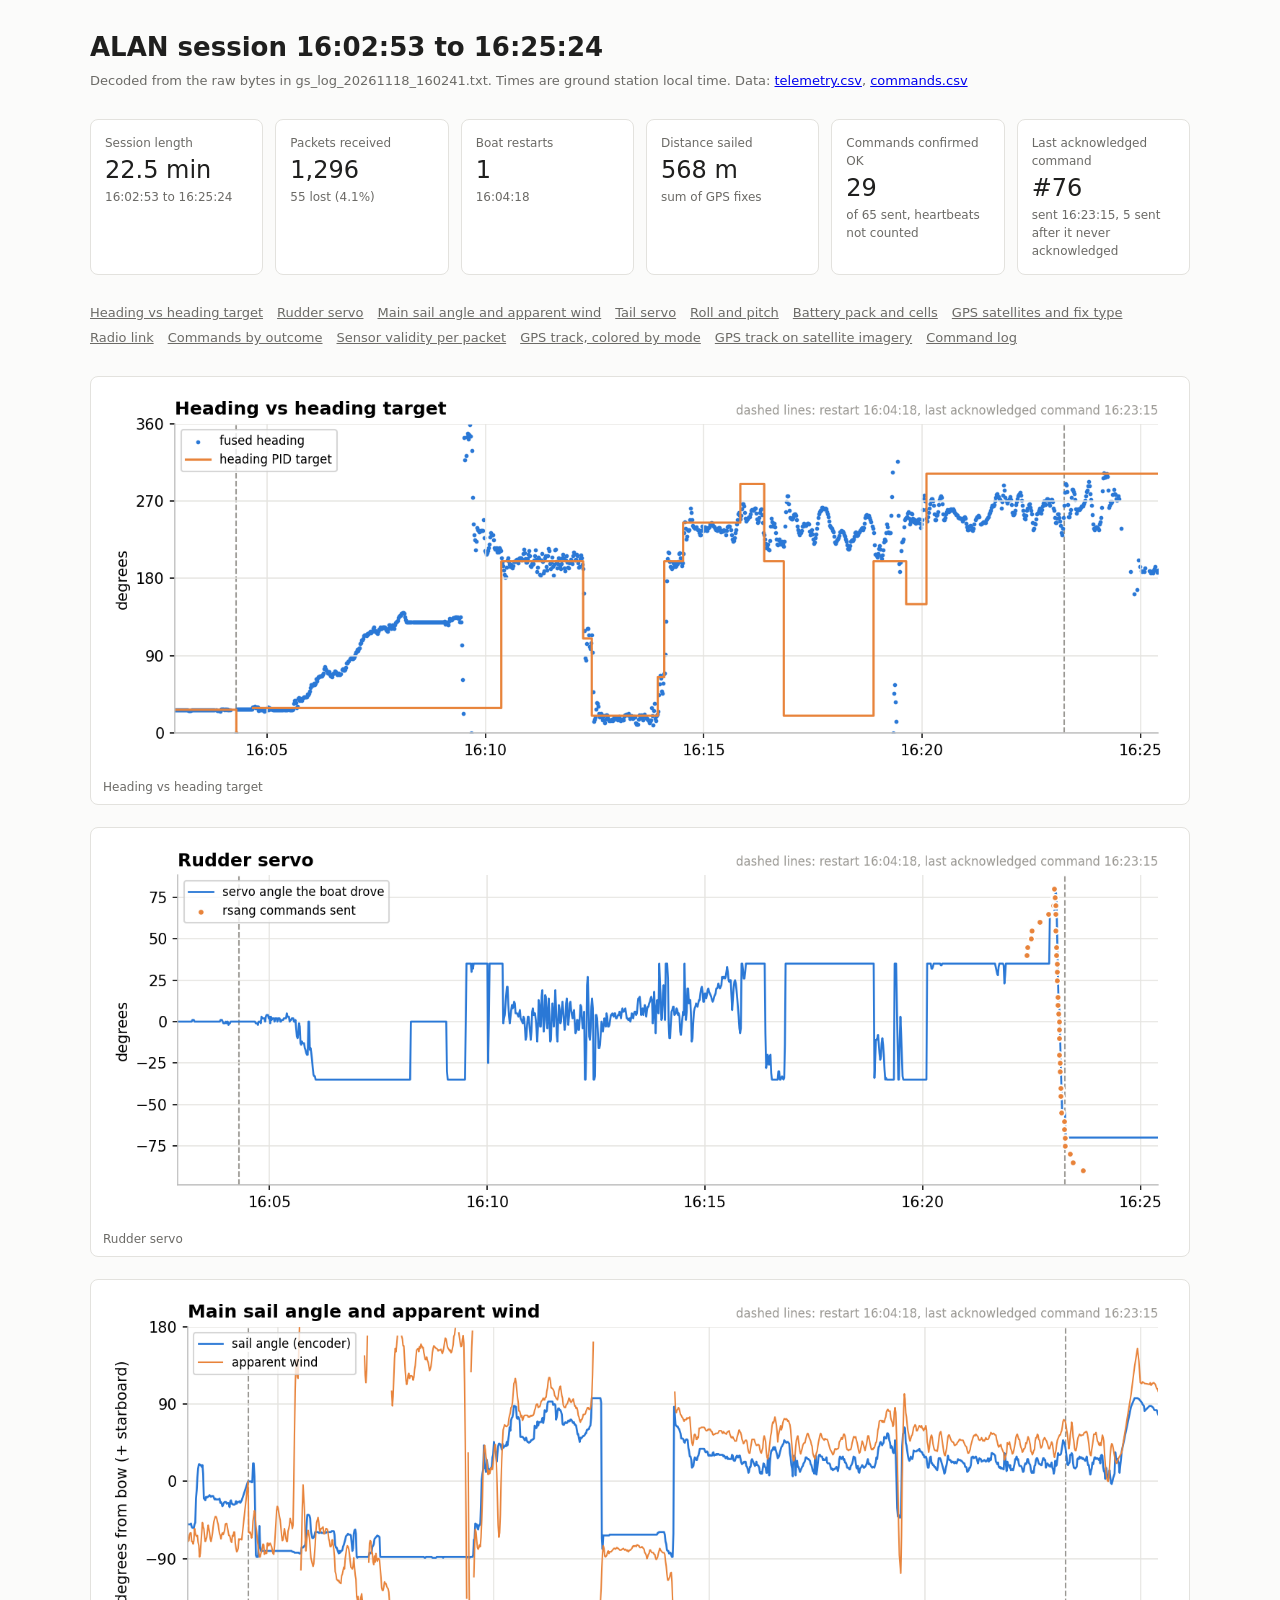
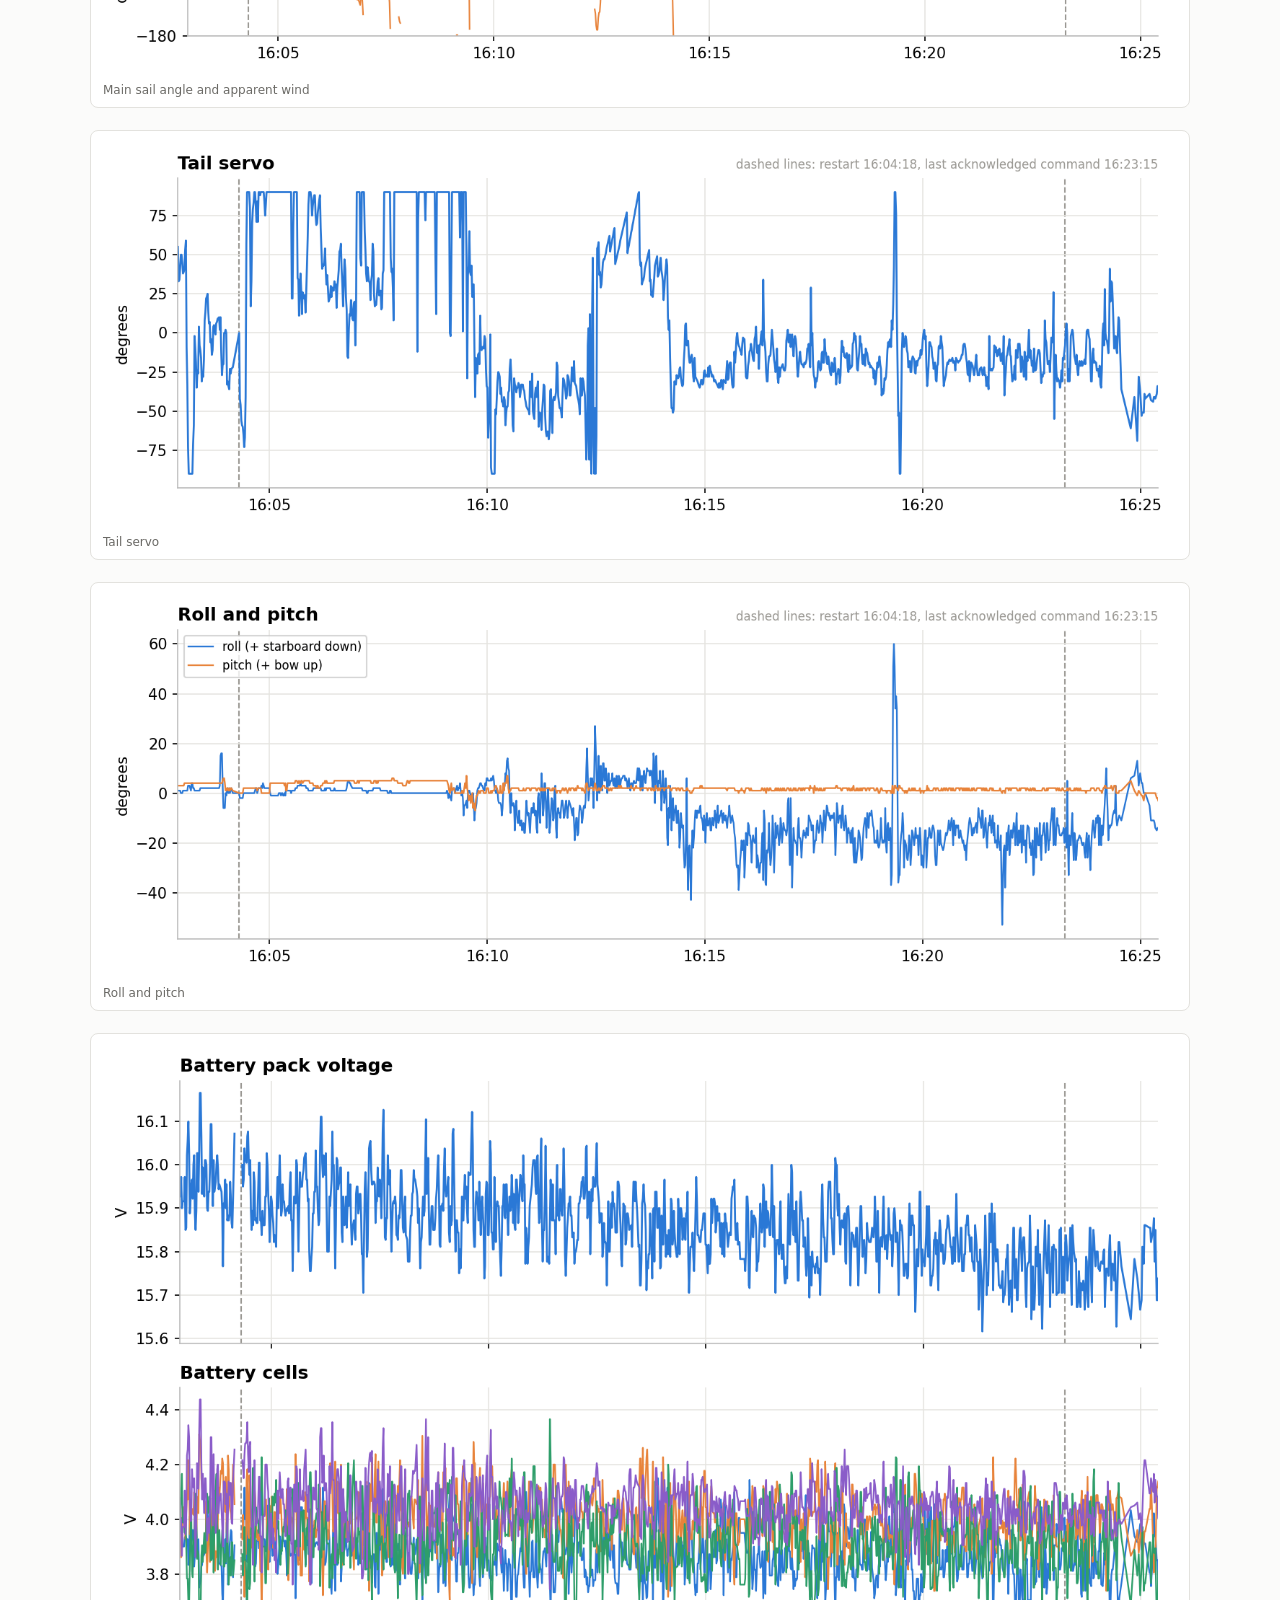
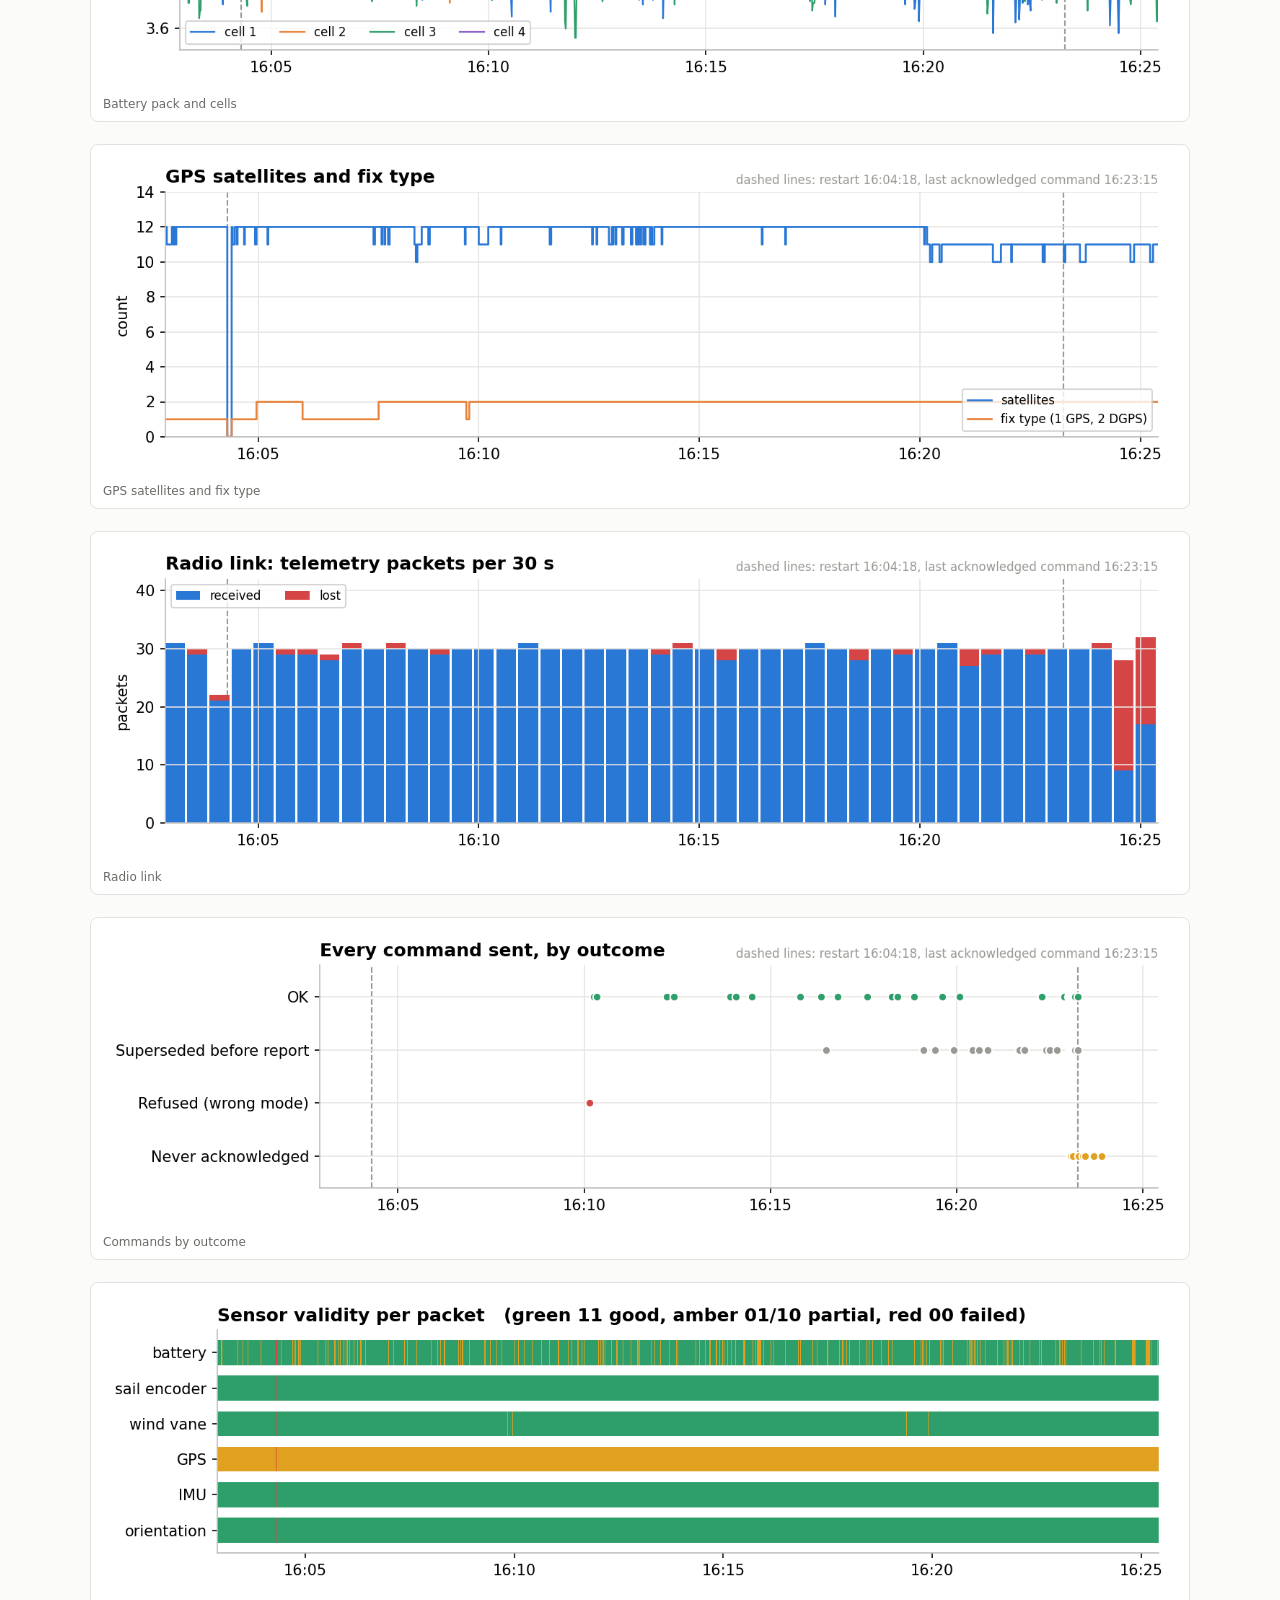
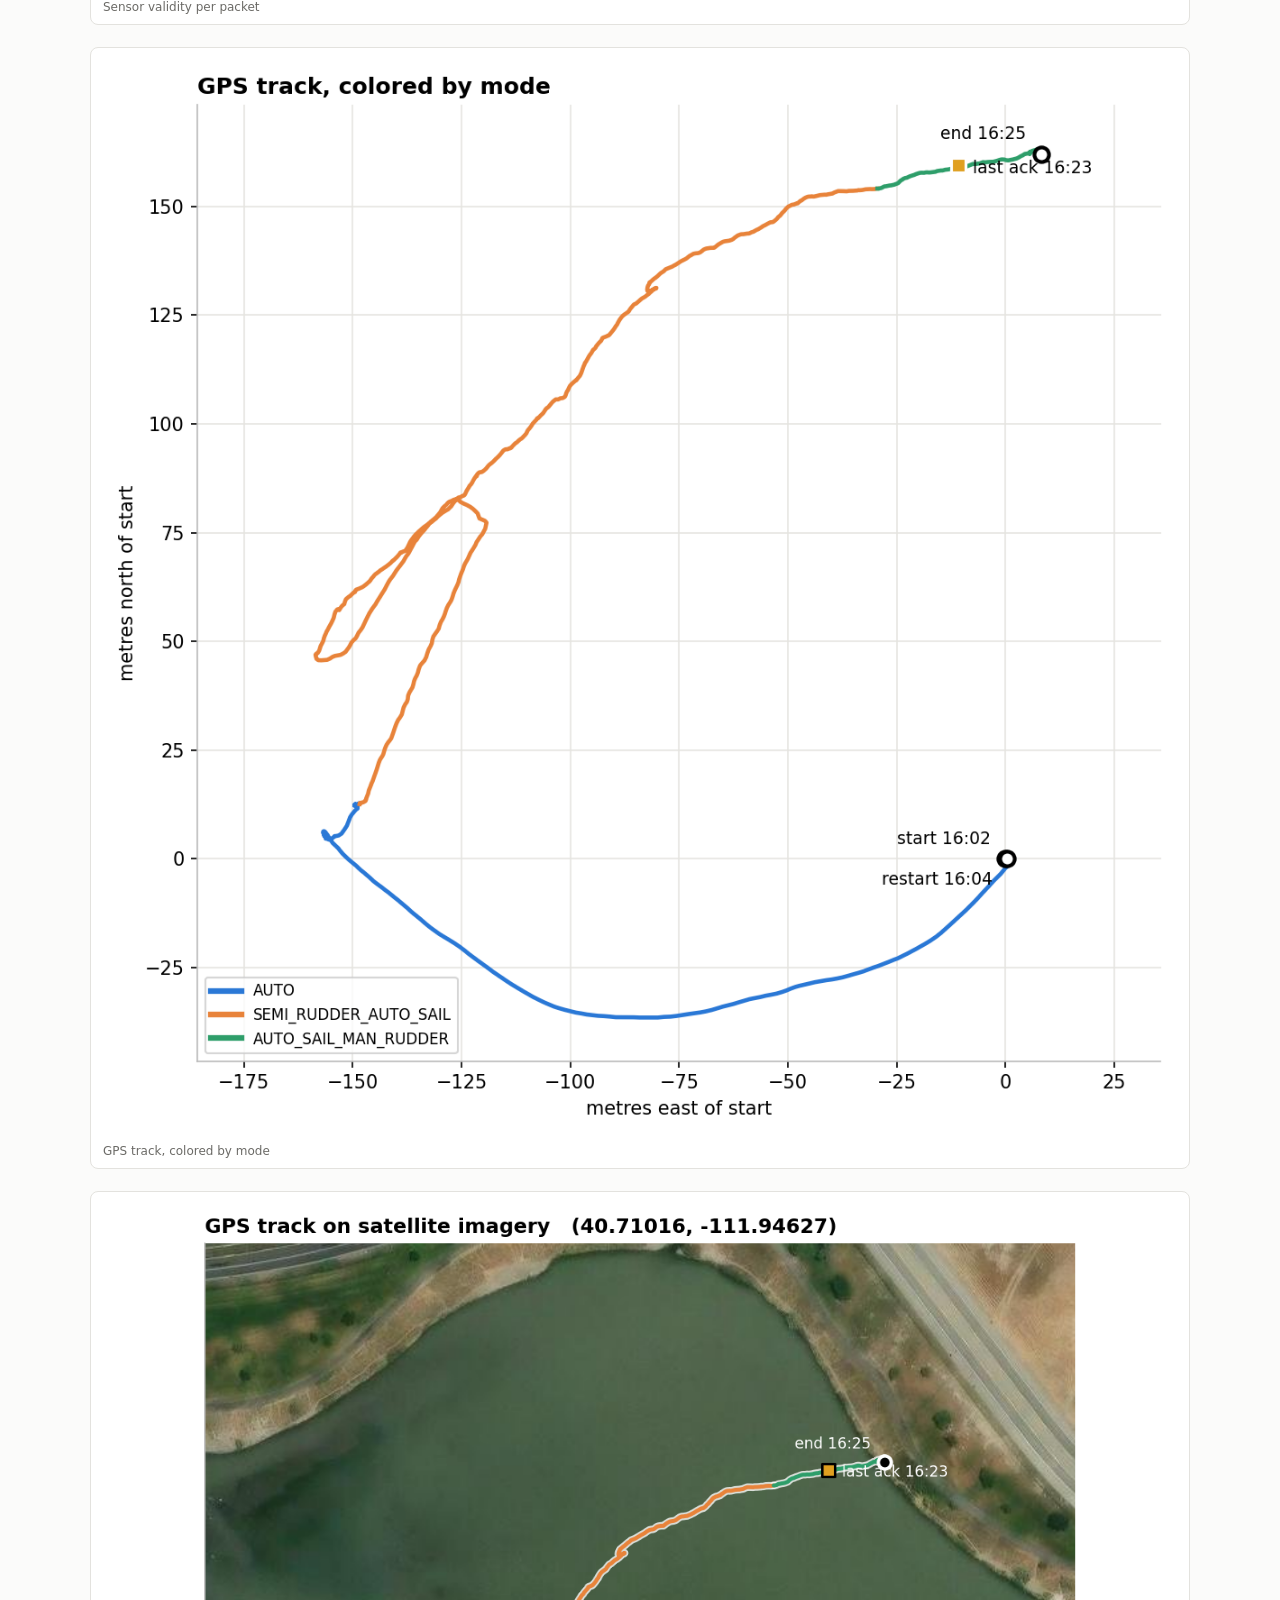
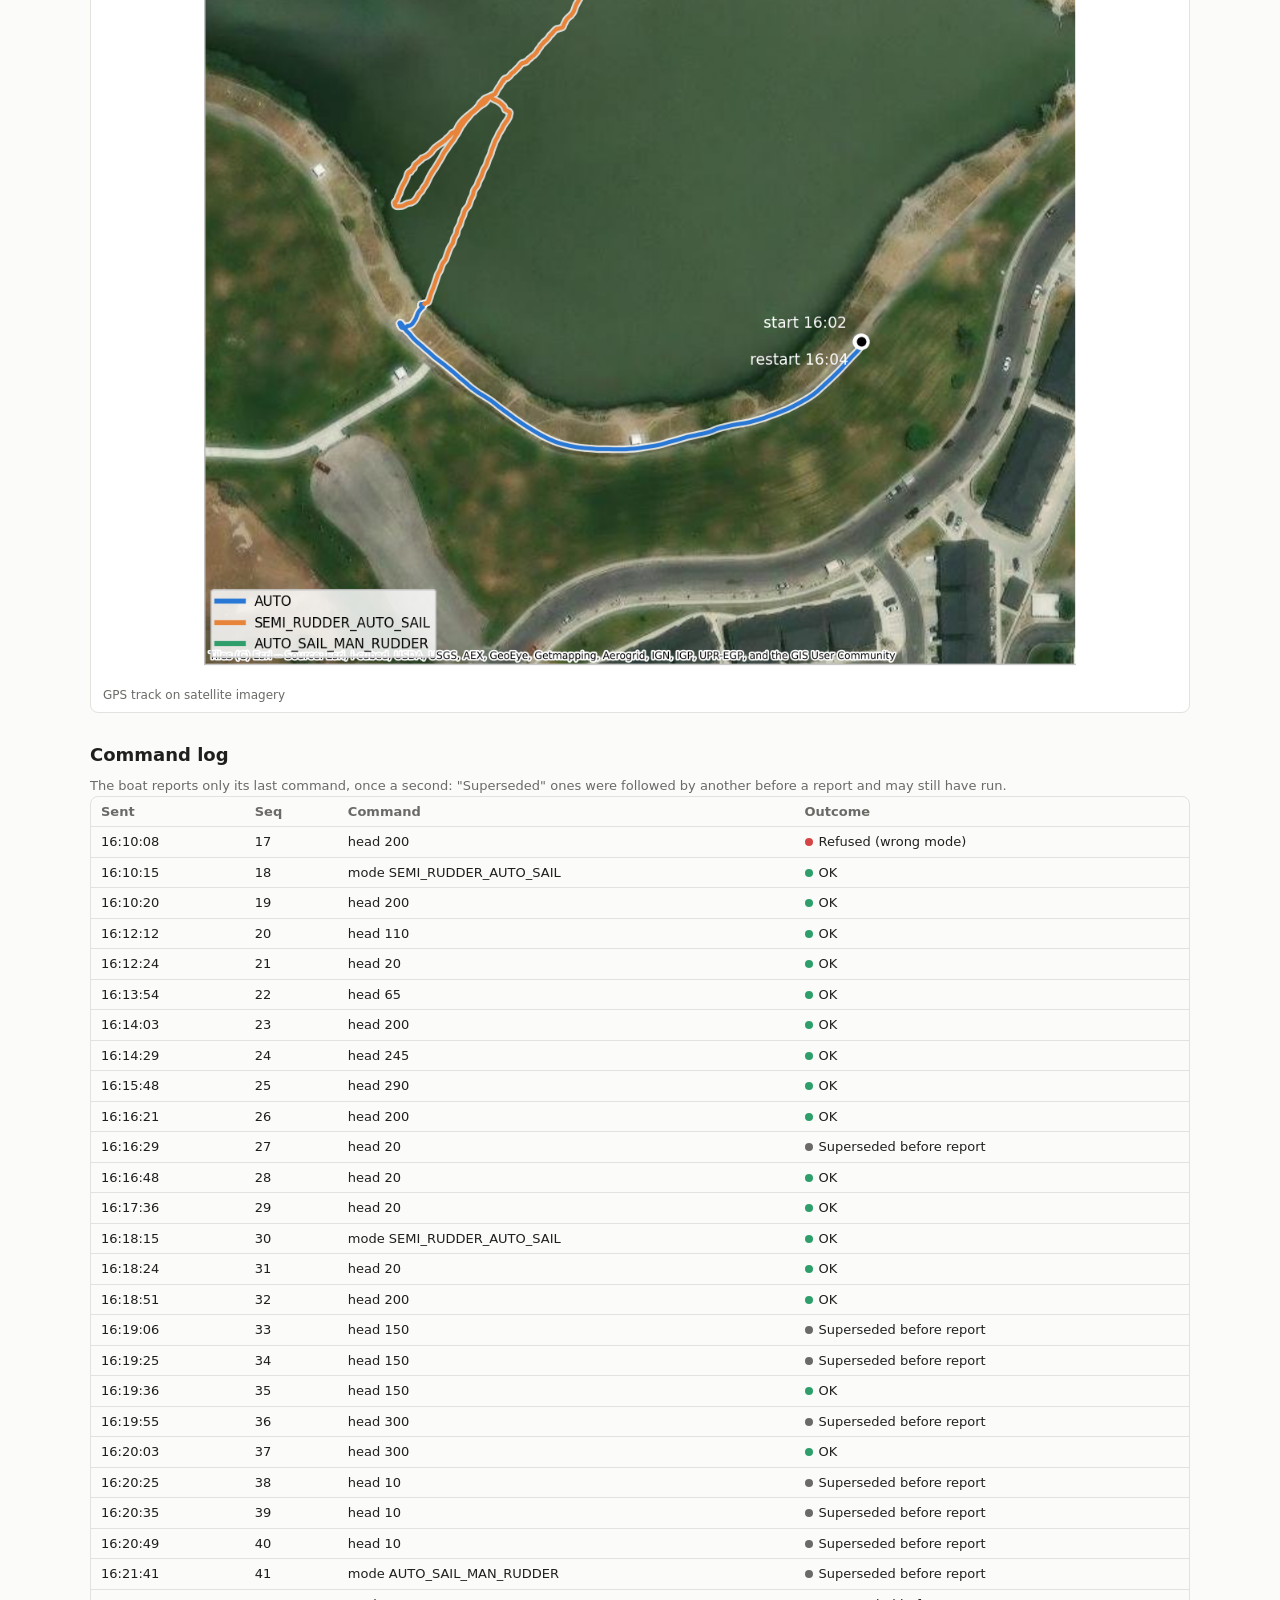
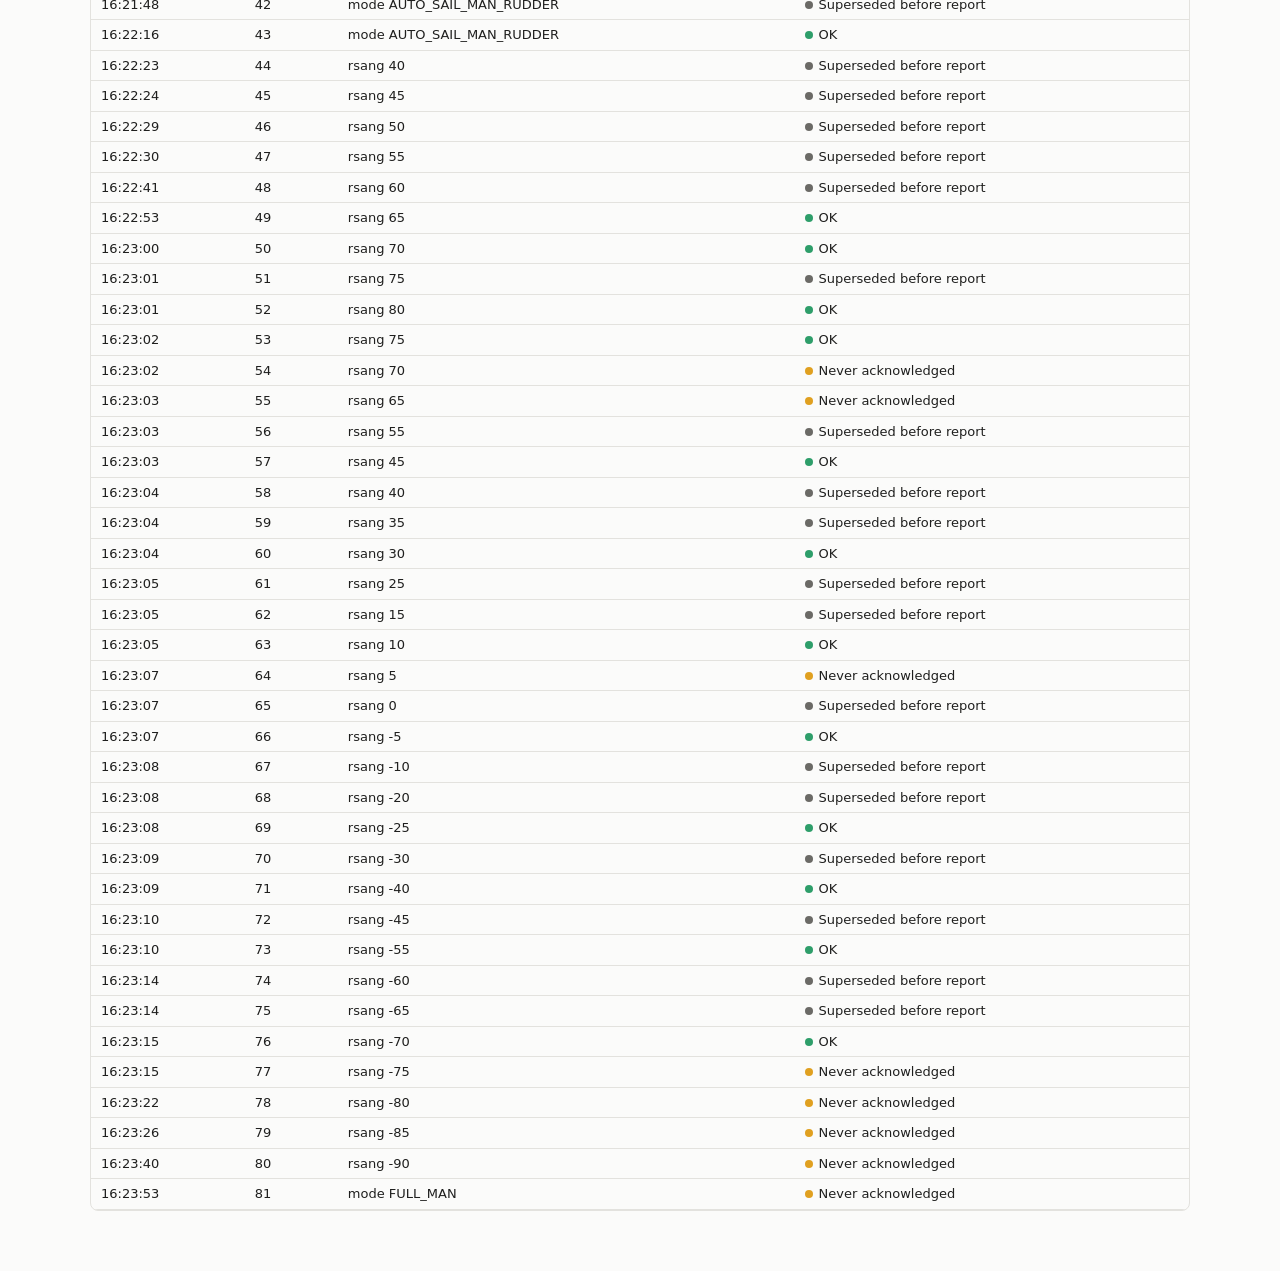
<file: ground_station/terminal/log/gs_log_20261118_160241/gs_log_20261118_160241_plots/index.html>
<!doctype html>
<html lang="en"><head><meta charset="utf-8"><meta name="viewport" content="width=device-width, initial-scale=1">
<title>ALAN log gs_log_20261118_160241.txt</title>
<style>
  :root { --bg: #fbfbfa; --fg: #1f1f1e; --muted: #6b6a66; --line: #e3e2de; --panel: #ffffff;
          --ok: #2e9e6a; --warn: #e0a020; --bad: #d64545; }
  @media (prefers-color-scheme: dark) { :root { --bg: #1a1a19; --fg: #ecebe8; --muted: #a3a29d; --line: #3a3a37; --panel: #232322; color-scheme: dark; } }
  body { margin: 0; background: var(--bg); color: var(--fg); font: 15px/1.5 system-ui, -apple-system, "Segoe UI", sans-serif; }
  main { max-width: 1100px; margin: 0 auto; padding: 28px max(16px, 3vw) 60px; display: grid; gap: 28px; }
  h1 { margin: 0; font-size: 26px; } h2 { margin: 0 0 8px; font-size: 18px; }
  .sub { color: var(--muted); margin: 4px 0 0; font-size: 13px; }
  .tiles { display: grid; grid-template-columns: repeat(auto-fit, minmax(170px, 1fr)); gap: 12px; }
  .tile { background: var(--panel); border: 1px solid var(--line); border-radius: 8px; padding: 14px; }
  .k, .n { color: var(--muted); font-size: 12px; } .v { font-size: 24px; font-variant-numeric: tabular-nums; }
  .figs { display: grid; gap: 22px; }
  figure { margin: 0; background: #fff; border: 1px solid var(--line); border-radius: 8px; padding: 8px; }
  figure img { width: 100%; height: auto; display: block; }
  figcaption { color: #6b6a66; font-size: 12px; padding: 4px 4px 0; }
  nav { display: flex; flex-wrap: wrap; gap: 6px 14px; font-size: 13px; } nav a { color: var(--muted); }
  .tw { overflow-x: auto; border: 1px solid var(--line); border-radius: 8px; }
  table { border-collapse: collapse; width: 100%; font-size: 13px; font-variant-numeric: tabular-nums; }
  th, td { text-align: left; padding: 5px 10px; border-bottom: 1px solid var(--line); white-space: nowrap; }
  th { color: var(--muted); font-weight: 600; }
  .o::before { content: ""; display: inline-block; width: 8px; height: 8px; border-radius: 50%; margin-right: 6px; background: var(--muted); }
  .o[data-o="OK"]::before { background: var(--ok); } .o[data-o="Never acknowledged"]::before { background: var(--warn); }
  .o[data-o="Refused (wrong mode)"]::before { background: var(--bad); }
</style></head><body><main>
<header><h1>ALAN session 16:02:53 to 16:25:24</h1>
<p class="sub">Decoded from the raw bytes in gs_log_20261118_160241.txt. Times are ground station local time. Data: <a href="telemetry.csv">telemetry.csv</a>, <a href="commands.csv">commands.csv</a></p></header>
<section class="tiles"><div class="tile"><div class="k">Session length</div><div class="v">22.5 min</div><div class="n">16:02:53 to 16:25:24</div></div><div class="tile"><div class="k">Packets received</div><div class="v">1,296</div><div class="n">55 lost (4.1%)</div></div><div class="tile"><div class="k">Boat restarts</div><div class="v">1</div><div class="n">16:04:18</div></div><div class="tile"><div class="k">Distance sailed</div><div class="v">568 m</div><div class="n">sum of GPS fixes</div></div><div class="tile"><div class="k">Commands confirmed OK</div><div class="v">29</div><div class="n">of 65 sent, heartbeats not counted</div></div><div class="tile"><div class="k">Last acknowledged command</div><div class="v">#76</div><div class="n">sent 16:23:15, 5 sent after it never acknowledged</div></div></section>
<nav><a href="#01_heading">Heading vs heading target</a><a href="#02_rudder">Rudder servo</a><a href="#03_sail_wind">Main sail angle and apparent wind</a><a href="#04_tail_servo">Tail servo</a><a href="#05_roll_pitch">Roll and pitch</a><a href="#06_battery">Battery pack and cells</a><a href="#07_gps_quality">GPS satellites and fix type</a><a href="#08_link">Radio link</a><a href="#09_commands">Commands by outcome</a><a href="#10_validity">Sensor validity per packet</a><a href="#11_track">GPS track, colored by mode</a><a href="#12_track_satellite">GPS track on satellite imagery</a><a href="#commands">Command log</a></nav>
<section class="figs"><figure id="01_heading"><a href="01_heading.png"><img src="01_heading.png" alt="Heading vs heading target" loading="lazy"></a><figcaption>Heading vs heading target</figcaption></figure><figure id="02_rudder"><a href="02_rudder.png"><img src="02_rudder.png" alt="Rudder servo" loading="lazy"></a><figcaption>Rudder servo</figcaption></figure><figure id="03_sail_wind"><a href="03_sail_wind.png"><img src="03_sail_wind.png" alt="Main sail angle and apparent wind" loading="lazy"></a><figcaption>Main sail angle and apparent wind</figcaption></figure><figure id="04_tail_servo"><a href="04_tail_servo.png"><img src="04_tail_servo.png" alt="Tail servo" loading="lazy"></a><figcaption>Tail servo</figcaption></figure><figure id="05_roll_pitch"><a href="05_roll_pitch.png"><img src="05_roll_pitch.png" alt="Roll and pitch" loading="lazy"></a><figcaption>Roll and pitch</figcaption></figure><figure id="06_battery"><a href="06_battery.png"><img src="06_battery.png" alt="Battery pack and cells" loading="lazy"></a><figcaption>Battery pack and cells</figcaption></figure><figure id="07_gps_quality"><a href="07_gps_quality.png"><img src="07_gps_quality.png" alt="GPS satellites and fix type" loading="lazy"></a><figcaption>GPS satellites and fix type</figcaption></figure><figure id="08_link"><a href="08_link.png"><img src="08_link.png" alt="Radio link" loading="lazy"></a><figcaption>Radio link</figcaption></figure><figure id="09_commands"><a href="09_commands.png"><img src="09_commands.png" alt="Commands by outcome" loading="lazy"></a><figcaption>Commands by outcome</figcaption></figure><figure id="10_validity"><a href="10_validity.png"><img src="10_validity.png" alt="Sensor validity per packet" loading="lazy"></a><figcaption>Sensor validity per packet</figcaption></figure><figure id="11_track"><a href="11_track.png"><img src="11_track.png" alt="GPS track, colored by mode" loading="lazy"></a><figcaption>GPS track, colored by mode</figcaption></figure><figure id="12_track_satellite"><a href="12_track_satellite.png"><img src="12_track_satellite.png" alt="GPS track on satellite imagery" loading="lazy"></a><figcaption>GPS track on satellite imagery</figcaption></figure></section>
<section id="commands"><h2>Command log</h2>
<p class="sub">The boat reports only its last command, once a second: "Superseded" ones were followed by another before a report and may still have run.</p>
<div class="tw"><table><thead><tr><th>Sent</th><th>Seq</th><th>Command</th><th>Outcome</th></tr></thead><tbody><tr><td>16:10:08</td><td>17</td><td>head 200</td><td class="o" data-o="Refused (wrong mode)">Refused (wrong mode)</td></tr><tr><td>16:10:15</td><td>18</td><td>mode SEMI_RUDDER_AUTO_SAIL</td><td class="o" data-o="OK">OK</td></tr><tr><td>16:10:20</td><td>19</td><td>head 200</td><td class="o" data-o="OK">OK</td></tr><tr><td>16:12:12</td><td>20</td><td>head 110</td><td class="o" data-o="OK">OK</td></tr><tr><td>16:12:24</td><td>21</td><td>head 20</td><td class="o" data-o="OK">OK</td></tr><tr><td>16:13:54</td><td>22</td><td>head 65</td><td class="o" data-o="OK">OK</td></tr><tr><td>16:14:03</td><td>23</td><td>head 200</td><td class="o" data-o="OK">OK</td></tr><tr><td>16:14:29</td><td>24</td><td>head 245</td><td class="o" data-o="OK">OK</td></tr><tr><td>16:15:48</td><td>25</td><td>head 290</td><td class="o" data-o="OK">OK</td></tr><tr><td>16:16:21</td><td>26</td><td>head 200</td><td class="o" data-o="OK">OK</td></tr><tr><td>16:16:29</td><td>27</td><td>head 20</td><td class="o" data-o="Superseded before report">Superseded before report</td></tr><tr><td>16:16:48</td><td>28</td><td>head 20</td><td class="o" data-o="OK">OK</td></tr><tr><td>16:17:36</td><td>29</td><td>head 20</td><td class="o" data-o="OK">OK</td></tr><tr><td>16:18:15</td><td>30</td><td>mode SEMI_RUDDER_AUTO_SAIL</td><td class="o" data-o="OK">OK</td></tr><tr><td>16:18:24</td><td>31</td><td>head 20</td><td class="o" data-o="OK">OK</td></tr><tr><td>16:18:51</td><td>32</td><td>head 200</td><td class="o" data-o="OK">OK</td></tr><tr><td>16:19:06</td><td>33</td><td>head 150</td><td class="o" data-o="Superseded before report">Superseded before report</td></tr><tr><td>16:19:25</td><td>34</td><td>head 150</td><td class="o" data-o="Superseded before report">Superseded before report</td></tr><tr><td>16:19:36</td><td>35</td><td>head 150</td><td class="o" data-o="OK">OK</td></tr><tr><td>16:19:55</td><td>36</td><td>head 300</td><td class="o" data-o="Superseded before report">Superseded before report</td></tr><tr><td>16:20:03</td><td>37</td><td>head 300</td><td class="o" data-o="OK">OK</td></tr><tr><td>16:20:25</td><td>38</td><td>head 10</td><td class="o" data-o="Superseded before report">Superseded before report</td></tr><tr><td>16:20:35</td><td>39</td><td>head 10</td><td class="o" data-o="Superseded before report">Superseded before report</td></tr><tr><td>16:20:49</td><td>40</td><td>head 10</td><td class="o" data-o="Superseded before report">Superseded before report</td></tr><tr><td>16:21:41</td><td>41</td><td>mode AUTO_SAIL_MAN_RUDDER</td><td class="o" data-o="Superseded before report">Superseded before report</td></tr><tr><td>16:21:48</td><td>42</td><td>mode AUTO_SAIL_MAN_RUDDER</td><td class="o" data-o="Superseded before report">Superseded before report</td></tr><tr><td>16:22:16</td><td>43</td><td>mode AUTO_SAIL_MAN_RUDDER</td><td class="o" data-o="OK">OK</td></tr><tr><td>16:22:23</td><td>44</td><td>rsang 40</td><td class="o" data-o="Superseded before report">Superseded before report</td></tr><tr><td>16:22:24</td><td>45</td><td>rsang 45</td><td class="o" data-o="Superseded before report">Superseded before report</td></tr><tr><td>16:22:29</td><td>46</td><td>rsang 50</td><td class="o" data-o="Superseded before report">Superseded before report</td></tr><tr><td>16:22:30</td><td>47</td><td>rsang 55</td><td class="o" data-o="Superseded before report">Superseded before report</td></tr><tr><td>16:22:41</td><td>48</td><td>rsang 60</td><td class="o" data-o="Superseded before report">Superseded before report</td></tr><tr><td>16:22:53</td><td>49</td><td>rsang 65</td><td class="o" data-o="OK">OK</td></tr><tr><td>16:23:00</td><td>50</td><td>rsang 70</td><td class="o" data-o="OK">OK</td></tr><tr><td>16:23:01</td><td>51</td><td>rsang 75</td><td class="o" data-o="Superseded before report">Superseded before report</td></tr><tr><td>16:23:01</td><td>52</td><td>rsang 80</td><td class="o" data-o="OK">OK</td></tr><tr><td>16:23:02</td><td>53</td><td>rsang 75</td><td class="o" data-o="OK">OK</td></tr><tr><td>16:23:02</td><td>54</td><td>rsang 70</td><td class="o" data-o="Never acknowledged">Never acknowledged</td></tr><tr><td>16:23:03</td><td>55</td><td>rsang 65</td><td class="o" data-o="Never acknowledged">Never acknowledged</td></tr><tr><td>16:23:03</td><td>56</td><td>rsang 55</td><td class="o" data-o="Superseded before report">Superseded before report</td></tr><tr><td>16:23:03</td><td>57</td><td>rsang 45</td><td class="o" data-o="OK">OK</td></tr><tr><td>16:23:04</td><td>58</td><td>rsang 40</td><td class="o" data-o="Superseded before report">Superseded before report</td></tr><tr><td>16:23:04</td><td>59</td><td>rsang 35</td><td class="o" data-o="Superseded before report">Superseded before report</td></tr><tr><td>16:23:04</td><td>60</td><td>rsang 30</td><td class="o" data-o="OK">OK</td></tr><tr><td>16:23:05</td><td>61</td><td>rsang 25</td><td class="o" data-o="Superseded before report">Superseded before report</td></tr><tr><td>16:23:05</td><td>62</td><td>rsang 15</td><td class="o" data-o="Superseded before report">Superseded before report</td></tr><tr><td>16:23:05</td><td>63</td><td>rsang 10</td><td class="o" data-o="OK">OK</td></tr><tr><td>16:23:07</td><td>64</td><td>rsang 5</td><td class="o" data-o="Never acknowledged">Never acknowledged</td></tr><tr><td>16:23:07</td><td>65</td><td>rsang 0</td><td class="o" data-o="Superseded before report">Superseded before report</td></tr><tr><td>16:23:07</td><td>66</td><td>rsang -5</td><td class="o" data-o="OK">OK</td></tr><tr><td>16:23:08</td><td>67</td><td>rsang -10</td><td class="o" data-o="Superseded before report">Superseded before report</td></tr><tr><td>16:23:08</td><td>68</td><td>rsang -20</td><td class="o" data-o="Superseded before report">Superseded before report</td></tr><tr><td>16:23:08</td><td>69</td><td>rsang -25</td><td class="o" data-o="OK">OK</td></tr><tr><td>16:23:09</td><td>70</td><td>rsang -30</td><td class="o" data-o="Superseded before report">Superseded before report</td></tr><tr><td>16:23:09</td><td>71</td><td>rsang -40</td><td class="o" data-o="OK">OK</td></tr><tr><td>16:23:10</td><td>72</td><td>rsang -45</td><td class="o" data-o="Superseded before report">Superseded before report</td></tr><tr><td>16:23:10</td><td>73</td><td>rsang -55</td><td class="o" data-o="OK">OK</td></tr><tr><td>16:23:14</td><td>74</td><td>rsang -60</td><td class="o" data-o="Superseded before report">Superseded before report</td></tr><tr><td>16:23:14</td><td>75</td><td>rsang -65</td><td class="o" data-o="Superseded before report">Superseded before report</td></tr><tr><td>16:23:15</td><td>76</td><td>rsang -70</td><td class="o" data-o="OK">OK</td></tr><tr><td>16:23:15</td><td>77</td><td>rsang -75</td><td class="o" data-o="Never acknowledged">Never acknowledged</td></tr><tr><td>16:23:22</td><td>78</td><td>rsang -80</td><td class="o" data-o="Never acknowledged">Never acknowledged</td></tr><tr><td>16:23:26</td><td>79</td><td>rsang -85</td><td class="o" data-o="Never acknowledged">Never acknowledged</td></tr><tr><td>16:23:40</td><td>80</td><td>rsang -90</td><td class="o" data-o="Never acknowledged">Never acknowledged</td></tr><tr><td>16:23:53</td><td>81</td><td>mode FULL_MAN</td><td class="o" data-o="Never acknowledged">Never acknowledged</td></tr></tbody></table></div></section>
</main></body></html>
</file>
